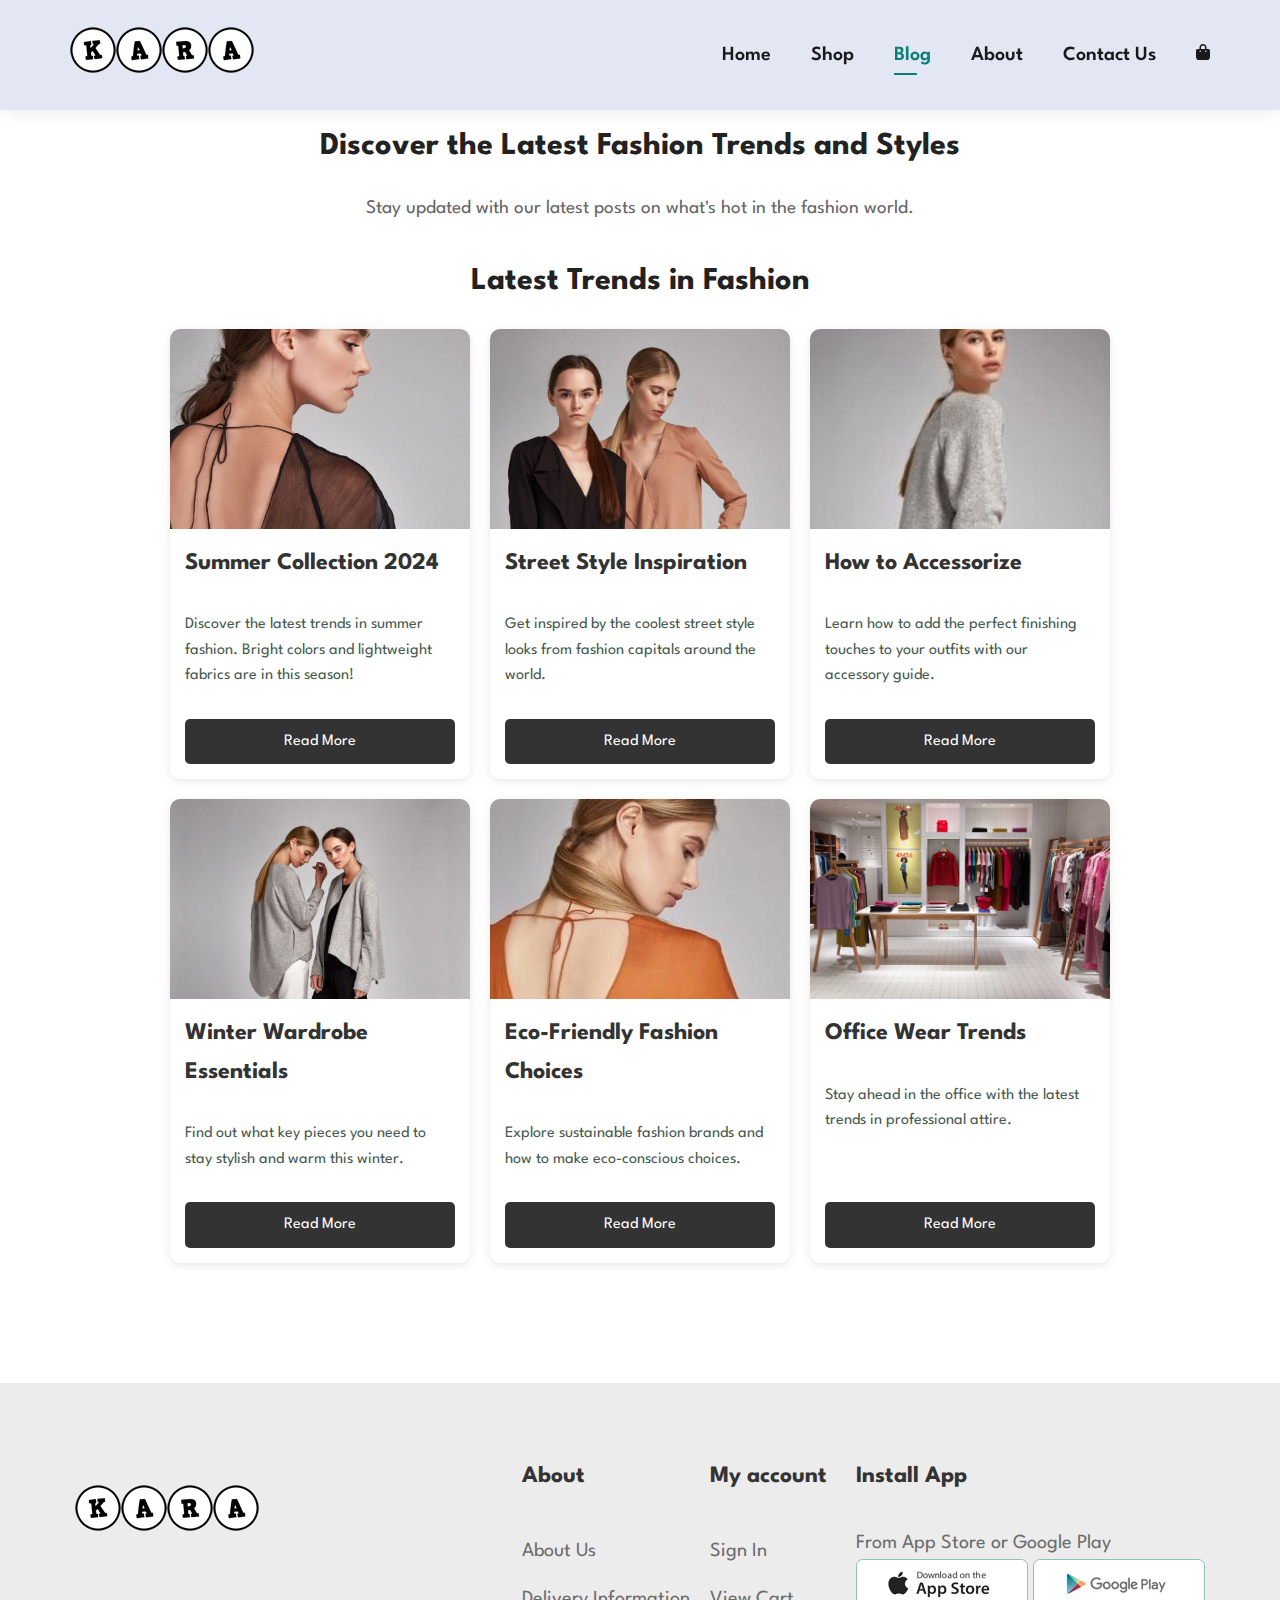
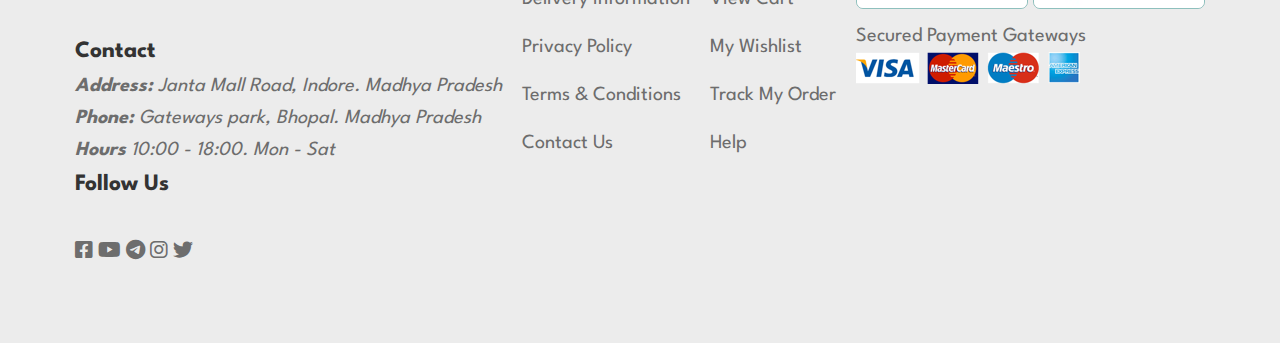
<file: blog.html>
<!DOCTYPE html>
<html lang="en">

<head>
    <meta charset="UTF-8">
    <meta name="viewport" content="width=device-width, initial-scale=1.0">
    <title>Fashion Blog - Kara</title>
    <link rel="stylesheet" href="style.css">
    <link rel="stylesheet" href="https://cdnjs.cloudflare.com/ajax/libs/font-awesome/6.0.0-beta3/css/all.min.css">
    <link rel="stylesheet" href="styleb.css">
    <script defer src="script.js"></script>
</head>

<body>

    <!--header section-->
    <header>
        <div id="header">
            <div class="header-logo">
                <a href="index.html"><img src="images/logo1.png" alt="" /></a>
            </div>
            <div class="header-toggle">
                <i class="fa fa-bars"></i> <!-- FontAwesome icon for the toggle button -->
            </div>
            <div class="header-list">
                <nav class="header-list-nav">
                    <ul>
                        <li><a href="index.html">Home</a></li>
                        <li><a href="shop.html">Shop</a></li>
                        <li><a class="active" href="blog.html">Blog</a></li>
                        <li><a href="about.html">About</a></li>
                        <li><a href="contact.html">Contact Us</a></li>
                    </ul>
                </nav>
                <div class="header-list-icon">
                    <a href="https://www.myntra.com/"><i class="fa fa-bag-shopping"></i></a>
                </div>
            </div>
        </div>
    </header>
    <main class="blog">
        <div class="container">
            <h2 class="blog-heading">Discover the Latest Fashion Trends and Styles</h2>
            <p class="blog-subheading">Stay updated with our latest posts on what's hot in the fashion world.</p>
            <h2>Latest Trends in Fashion</h2>
            <div class="blog-grid">
                <!-- Blog Post 1 -->
                <article class="blog-post">
                    <img src="images/blog/b1.jpg" alt="Fashion Post 1">
                    <h3>Summer Collection 2024</h3>
                    <p>Discover the latest trends in summer fashion. Bright colors and lightweight fabrics are in this
                        season!</p>
                    <a href="#" class="read-more">Read More</a>
                </article>
                <!-- Blog Post 2 -->
                <article class="blog-post">
                    <img src="images/blog/b2.jpg" alt="Fashion Post 2">
                    <h3>Street Style Inspiration</h3>
                    <p>Get inspired by the coolest street style looks from fashion capitals around the world.</p>
                    <a href="#" class="read-more">Read More</a>
                </article>
                <!-- Blog Post 3 -->
                <article class="blog-post">
                    <img src="images/blog/b5.jpg" alt="Fashion Post 3">
                    <h3>How to Accessorize</h3>
                    <p>Learn how to add the perfect finishing touches to your outfits with our accessory guide.</p>
                    <a href="#" class="read-more">Read More</a>
                </article>
                <!-- Blog Post 4 -->
                <article class="blog-post">
                    <img src="images/blog/b4.jpg" alt="Fashion Post 4">
                    <h3>Winter Wardrobe Essentials</h3>
                    <p>Find out what key pieces you need to stay stylish and warm this winter.</p>
                    <a href="#" class="read-more">Read More</a>
                </article>
                <!-- Blog Post 5 -->
                <article class="blog-post">
                    <img src="images/blog/b7.jpg" alt="Fashion Post 5">
                    <h3>Eco-Friendly Fashion Choices</h3>
                    <p>Explore sustainable fashion brands and how to make eco-conscious choices.</p>
                    <a href="#" class="read-more">Read More</a>
                </article>
                <!-- Blog Post 6 -->
                <article class="blog-post">
                    <img src="images/blog/b3.jpg" alt="Fashion Post 6">
                    <h3>Office Wear Trends</h3>
                    <p>Stay ahead in the office with the latest trends in professional attire.</p>
                    <a href="#" class="read-more">Read More</a>
                </article>
            </div>
        </div>
    </main>


    <!-- Footer Section -->
    <footer>
        <div id="footer">
            <div class="contact">
                <a href="indext.html"><img src="images/logo1.png" alt="" /></a>
                <br> <br>
                <br>
                <h3>Contact</h3>
                <address>
                    <p><b>Address:</b> Janta Mall Road, Indore. Madhya Pradesh</p>
                    <p><b>Phone:</b> Gateways park, Bhopal. Madhya Pradesh</p>
                    <p><b>Hours</b> 10:00 - 18:00. Mon - Sat</p>
                </address>
                <h3>Follow Us</h3>
                <br>
                <div class="socials">
                    <a href="#"><i class="fa-brands fa-facebook-square"></i></a>
                    <a href="#"><i class="fa-brands fa-youtube"></i></a>
                    <a href="#"><i class="fa-brands fa-telegram"></i></a>
                    <a href="#"><i class="fa-brands fa-instagram"></i></a>
                    <a href="#"><i class="fa-brands fa-twitter"></i></a>
                </div>
            </div>
            <div class="about">
                <h3>About</h3>
                <br>
                <a href="#">About Us</a>
                <a href="#">Delivery Information</a>
                <a href="#">Privacy Policy</a>
                <a href="#">Terms & Conditions</a>
                <a href="#">Contact Us</a>
            </div>
            <div class="myaccount ">
                <h3>My account</h3>
                <br>
                <a href="#">Sign In</a>
                <a href="#">View Cart</a>
                <a href="#">My Wishlist</a>
                <a href="#">Track My Order</a>
                <a href="#">Help</a>
            </div>
            <div class="install">
                <h3>Install App</h3>
                <br>
                <p>From App Store or Google Play</p>
                <div class="download">
                    <a href="#"><img src="images/pay/app.jpg" alt=""></a>
                    <a href="#"><img src="images/pay/play.jpg" alt=""></a>
                </div>
                <p>Secured Payment Gateways</p>
                <img src="images/pay/pay.png" alt="">
            </div>

        </div>
    </footer>
    <script>

        // Select the toggle button and the navigation menu
        const toggleButton = document.querySelector('.header-toggle');
        const navMenu = document.querySelector('.header-list-nav ul');

        // Add click event listener to the toggle button
        toggleButton.addEventListener('click', function () {
            // Toggle the 'show' class on the navigation menu
            navMenu.classList.toggle('show');
        });
    </script>


</body>

</html>
</file>
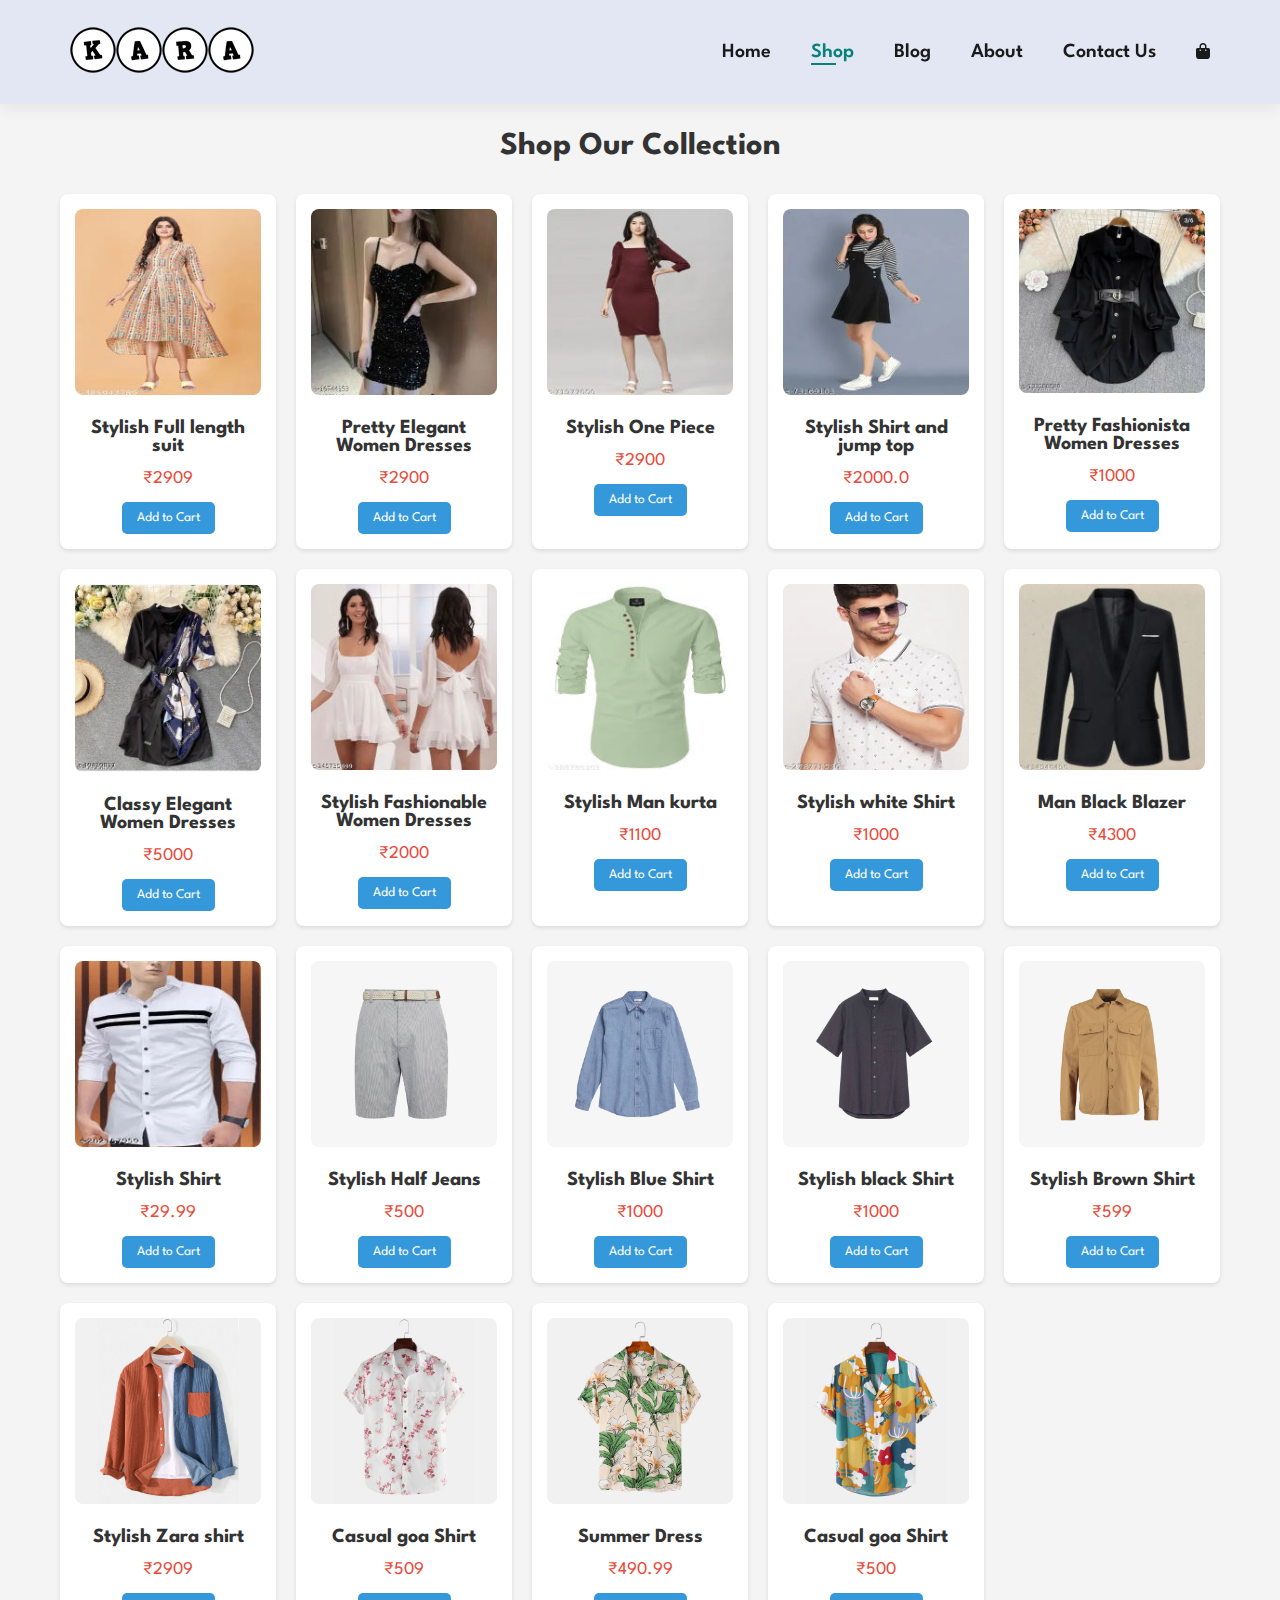
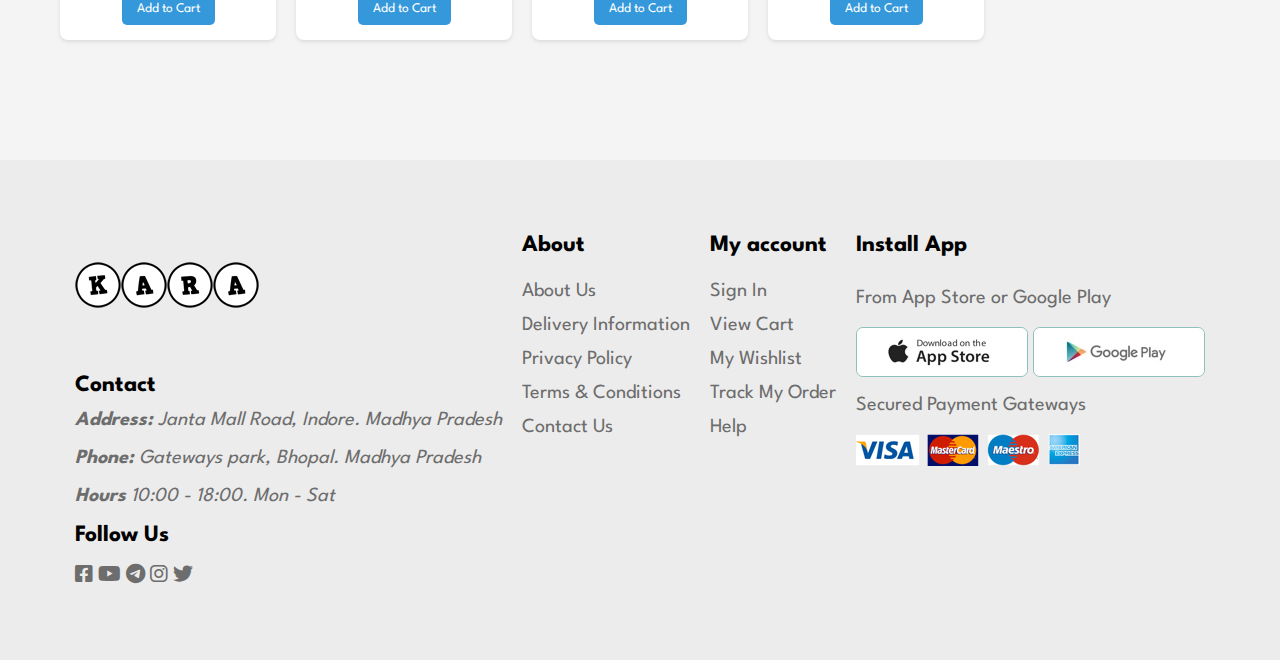
<file: shop.html>
<!DOCTYPE html>
<html lang="en">

<head>
    <meta charset="UTF-8">
    <meta name="viewport" content="width=device-width, initial-scale=1.0">
    <title>Clothing Shop - Kara</title>
    <link rel="stylesheet" href="style.css">
    <link rel="stylesheet" href="styleshop.css">
    <link rel="stylesheet" href="https://cdnjs.cloudflare.com/ajax/libs/font-awesome/6.0.0-beta3/css/all.min.css">
</head>

<body>
    <!-- Header -->
    <header>
        <div id="header">
            <div class="header-logo">
                <a href="index.html"><img src="images/logo1.png" alt="" /></a>
            </div>
            <div class="header-toggle">
                <i class="fa fa-bars"></i> <!-- FontAwesome icon for the toggle button -->
            </div>
            <div class="header-list">
                <nav class="header-list-nav">
                    <ul>
                        <li><a href="index.html">Home</a></li>
                        <li><a class="active" href="shop.html">Shop</a></li>
                        <li><a href="blog.html">Blog</a></li>
                        <li><a href="about.html">About</a></li>
                        <li><a href="contact.html">Contact Us</a></li>
                    </ul>
                </nav>
                <div class="header-list-icon">
                    <a href="https://www.myntra.com/"><i class="fa fa-bag-shopping"></i></a>
                </div>
            </div>
        </div>
    </header>

    <!-- Main Content -->
    <main class="main">
        <div class="container">
            <h2>Shop Our Collection</h2>
            <div class="product-grid">
                <!-- Example Product Card -->
                <div class="product-card">
                    <img src="images/products/f11.jpg" alt="Product Image">
                    <h3 class="product-name">Stylish Full length suit</h3>
                    <p class="product-price">₹2909</p>
                    <button class="add-to-cart">Add to Cart</button>
                </div>
                <div class="product-card">
                    <img src="images/products/f12.jpg" alt="Product Image">
                    <h3 class="product-name">Pretty Elegant Women Dresses</h3>
                    <p class="product-price">₹2900</p>
                    <button class="add-to-cart">Add to Cart</button>
                </div>
                <div class="product-card">
                    <img src="images/products/f13.jpg" alt="Product Image">
                    <h3 class="product-name">Stylish One Piece</h3>
                    <p class="product-price">₹2900</p>
                    <button class="add-to-cart">Add to Cart</button>
                </div>
                <div class="product-card">
                    <img src="images/products/f14.jpg" alt="Product Image">
                    <h3 class="product-name">Stylish Shirt and jump top</h3>
                    <p class="product-price">₹2000.0</p>
                    <button class="add-to-cart">Add to Cart</button>
                </div>
                <div class="product-card">
                    <img src="images/products/f15.jpg" alt="Product Image">
                    <h3 class="product-name">Pretty Fashionista Women Dresses</h3>
                    <p class="product-price">₹1000</p>
                    <button class="add-to-cart">Add to Cart</button>
                </div>
                <div class="product-card">
                    <img src="images/products/f16.jpg" alt="Product Image">
                    <h3 class="product-name">Classy Elegant Women Dresses</h3>
                    <p class="product-price">₹5000</p>
                    <button class="add-to-cart">Add to Cart</button>
                </div>
                <div class="product-card">
                    <img src="images/products/f17.jpg" alt="Product Image">
                    <h3 class="product-name">Stylish Fashionable Women Dresses</h3>
                    <p class="product-price">₹2000</p>
                    <button class="add-to-cart">Add to Cart</button>
                </div>
                <div class="product-card">
                    <img src="images/products/f18.jpg" alt="Product Image">
                    <h3 class="product-name">Stylish Man kurta</h3>
                    <p class="product-price">₹1100</p>
                    <button class="add-to-cart">Add to Cart</button>
                </div>
                <div class="product-card">
                    <img src="images/products/f19.jpg" alt="Product Image">
                    <h3 class="product-name">Stylish white Shirt</h3>
                    <p class="product-price">₹1000</p>
                    <button class="add-to-cart">Add to Cart</button>
                </div>
                <div class="product-card">
                    <img src="images/products/f20.jpg" alt="Product Image">
                    <h3 class="product-name">Man Black Blazer</h3>
                    <p class="product-price">₹4300</p>
                    <button class="add-to-cart">Add to Cart</button>
                </div>
                <div class="product-card">
                    <img src="images/products/f21.jpg" alt="Product Image">
                    <h3 class="product-name">Stylish Shirt</h3>
                    <p class="product-price">₹29.99</p>
                    <button class="add-to-cart">Add to Cart</button>
                </div>
                <div class="product-card">
                    <img src="images/products/n6.jpg" alt="Product Image">
                    <h3 class="product-name">Stylish Half Jeans</h3>
                    <p class="product-price">₹500</p>
                    <button class="add-to-cart">Add to Cart</button>
                </div>
                <div class="product-card">
                    <img src="images/products/n5.jpg" alt="Product Image">
                    <h3 class="product-name">Stylish Blue Shirt</h3>
                    <p class="product-price">₹1000</p>
                    <button class="add-to-cart">Add to Cart</button>
                </div>
                <div class="product-card">
                    <img src="images/products/n8.jpg" alt="Product Image">
                    <h3 class="product-name">Stylish black Shirt</h3>
                    <p class="product-price">₹1000</p>
                    <button class="add-to-cart">Add to Cart</button>
                </div>
                <div class="product-card">
                    <img src="images/products/n7.jpg" alt="Product Image">
                    <h3 class="product-name">Stylish Brown Shirt</h3>
                    <p class="product-price">₹599</p>
                    <button class="add-to-cart">Add to Cart</button>
                </div>
                <div class="product-card">
                    <img src="images/products/f6.jpg" alt="Product Image">
                    <h3 class="product-name">Stylish Zara shirt</h3>
                    <p class="product-price">₹2909</p>
                    <button class="add-to-cart">Add to Cart</button>
                </div>
                <div class="product-card">
                    <img src="images/products/f4.jpg" alt="Product Image">
                    <h3 class="product-name">Casual goa Shirt</h3>
                    <p class="product-price">₹509</p>
                    <button class="add-to-cart">Add to Cart</button>
                </div>
                <div class="product-card">
                    <img src="images/products/f2.jpg" alt="Product Image">
                    <h3 class="product-name">Summer Dress</h3>
                    <p class="product-price">₹490.99</p>
                    <button class="add-to-cart">Add to Cart</button>
                </div>
                <div class="product-card">
                    <img src="images/products/f1.jpg" alt="Product Image">
                    <h3 class="product-name">Casual goa Shirt</h3>
                    <p class="product-price">₹500</p>
                    <button class="add-to-cart">Add to Cart</button>
                </div>
                <!-- Add more product cards as needed -->
            </div>
        </div>
    </main>

    <!-- Footer -->
    <footer>
        <div id="footer">
            <div class="contact">
                <a href="indext.html"><img src="images/logo1.png" alt="" /></a>
                <br> <br>
                <br>
                <h3>Contact</h3>
                <address>
                    <p><b>Address:</b> Janta Mall Road, Indore. Madhya Pradesh</p>
                    <p><b>Phone:</b> Gateways park, Bhopal. Madhya Pradesh</p>
                    <p><b>Hours</b> 10:00 - 18:00. Mon - Sat</p>
                </address>
                <h3>Follow Us</h3>
                <br>
                <div class="socials">
                    <a href="#"><i class="fa-brands fa-facebook-square"></i></a>
                    <a href="#"><i class="fa-brands fa-youtube"></i></a>
                    <a href="#"><i class="fa-brands fa-telegram"></i></a>
                    <a href="#"><i class="fa-brands fa-instagram"></i></a>
                    <a href="#"><i class="fa-brands fa-twitter"></i></a>
                </div>
            </div>
            <div class="about">
                <h3>About</h3>
                <br>
                <a href="#">About Us</a>
                <a href="#">Delivery Information</a>
                <a href="#">Privacy Policy</a>
                <a href="#">Terms & Conditions</a>
                <a href="#">Contact Us</a>
            </div>
            <div class="myaccount ">
                <h3>My account</h3>
                <br>
                <a href="#">Sign In</a>
                <a href="#">View Cart</a>
                <a href="#">My Wishlist</a>
                <a href="#">Track My Order</a>
                <a href="#">Help</a>
            </div>
            <div class="install">
                <h3>Install App</h3>
                <br>
                <p>From App Store or Google Play</p>
                <div class="download">
                    <a href="#"><img src="images/pay/app.jpg" alt=""></a>
                    <a href="#"><img src="images/pay/play.jpg" alt=""></a>
                </div>
                <p>Secured Payment Gateways</p>
                <img src="images/pay/pay.png" alt="">
            </div>

        </div>
    </footer>
    <script>
        // Select the toggle button and the navigation menu
        const toggleButton = document.querySelector('.header-toggle');
        const navMenu = document.querySelector('.header-list-nav ul');

        // Add click event listener to the toggle button
        toggleButton.addEventListener('click', function () {
            // Toggle the 'show' class on the navigation menu
            navMenu.classList.toggle('show');
        });
    </script>

    <!-- JavaScript -->
    <script src="script.js"></script>

</body>

</html>
</file>
<file: style.css>
@import url("https://fonts.googleapis.com/css2?family=League+Spartan:wght@100;200;300;400;500;600;700;800;900&display=swap");

/* global styles */

* {
  margin: 0;
  padding: 0;
  box-sizing: border-box;
  font-family: "League Spartan", sans-serif;
}

h1 {
  font-size: 60px;
  line-height: 64px;
  color: #222;
}
h2 {
  font-size: 46px;
  line-height: 54px;
  color: #222;
}
h4 {
  font-size: 20px;
  color: #222;
}
h6 {
  font-weight: 700;
  font-size: 18px;
}
p {
  font-size: 20px;
  color: #465b52;
  margin: 15px 0 20px 0;
}
.section-p1 {
  padding: 40px 0;
}
.section-m1 {
  margin: 40px 0;
}

button.normal {
  font-size: 20px;
  font-weight: 600px;
  padding: 15px 30px;
  color: #000;
  background-color: #fff;
  border-radius: 4px;
  cursor: pointer;
  border: none;
  outline: none;
  transition: 0.2s;
}
button.normal:hover {
  background-color: #58647c;
  color: #0000;
}
body {
  width: 100%;
}

/* header styles */

#header {
  display: flex;
  align-items: center;
  justify-content: space-between;
  background-color: #e3e6f3;
  padding: 0px 70px;
  box-shadow: 0 5px 15px rgba(0, 0, 0, 0.06);
  z-index: 999;
  position: fixed;
  top: 0;
  left: 0;
  right: 0;
}

.header-list {
  display: flex;
  align-items: center;
  justify-content: center;
}
.header-list-nav ul {
  display: flex;
}
.header-list-nav ul li {
  list-style-type: none;
  padding: 0 20px;
  position: relative;
}
.header-list-nav ul a {
  text-decoration: none;
  font-size: 20px;
  font-weight: 600;
  color: #1a1a1a;
  transition: 0.3s ease;
}
.header-list-nav ul a:hover,
.header-list-nav ul a.active {
  color: #088178;
  content: "";
}
.header-list-icon a {
  color: #1a1a1a;
  padding-left: 20px;
  transition: 0.3s ease;
}
.header-list-icon a:hover,
.header-list-nav ul a.active {
  color: #088178;
}
.header-list-nav ul li a:hover::after,
.header-list-nav ul li a.active::after {
  content: "";
  width: 30%;
  height: 2px;
  background: #088178;
  position: absolute;
  bottom: -4px;
  left: 20px;
}

/* home main styles */

/* hero section styles */

#hero {
  background-image: url(images/hero4.png);
  width: 100%;
  height: 100vh;
  background-size: cover;
  display: flex;
  flex-direction: column;
  align-items: flex-start;
  justify-content: center;
  padding: 0 80px;
}

#hero h4 {
  padding-bottom: 15px;
  font-size: 40px;
}
#hero h2 {
  font-size: 70px;
}
#hero h1 {
  color: #088178;
  font-size: 70px;
}
#hero button {
  background-color: transparent;
  background-image: url(images/button.png);
  background-repeat: no-repeat;
  background-size: cover;
  width: 260px;
  height: 60px;
  border: 0;
  cursor: pointer;
  font-size: 20px;
  font-weight: 700;
  color: #088178;
  padding: 14px 65px 14px 65px;
}

/* feature section styles */

#features {
  display: flex;
  align-items: center;
  justify-content: space-around;
}
#features .f-box {
  width: 200px;
  text-align: center;
  padding: 25px 15px;
  box-shadow: 20px 20px 34px rgba(0, 0, 0, 0.03);
  border: 1px solid #cce7d0;
  border-radius: 4px;
  margin: 15px 0;
  transition: box-shadow 0.3s;
}
#features .f-box:hover {
  box-shadow: 10px 10px 54px rgba(0, 0, 0, 0.1);
}
#features .f-box img {
  width: 100%;
  margin-bottom: 10px;
}
#features .f-box h6 {
  display: inline-block;
  padding: 9px 8px 6px 8px;
  line-height: 1;
  font-size: 20px;
  border-radius: 4px;
  color: #088178;
  background-color: #fddde4;
}
#features .f-box:nth-child(2) h6 {
  background-color: #cdebbc;
}
#features .f-box:nth-child(3) h6 {
  background-color: #d1e8f2;
}
#features .f-box:nth-child(4) h6 {
  background-color: #cdd4f8;
}
#features .f-box:nth-child(5) h6 {
  background-color: #f6dbf6;
}
#features .f-box:nth-child(6) h6 {
  background-color: #fff2e5;
}

/* feature section styles */

.product-section .pro-collection {
  display: flex;
  flex-wrap: wrap;
  justify-content: space-around;
  margin: 0 60px;
}
.product-section h1,
.product-section p {
  text-align: center;
}
.product-section .product-cart {
  width: 300px;
  border: 1px solid #ebebeb;
  padding: 13px;
  margin-bottom: 30px;
  border-radius: 25px;
  position: relative;
  box-shadow: 20px 20px 30px rgba(0, 0, 0, 0.02);
  transition: box-shadow 0.2s;
}
.product-section .product-cart:hover {
  box-shadow: 20px 20px 30px rgba(0, 0, 0, 0.06);
}
.product-section .product-cart img {
  width: 100%;
  border-radius: 25px;
}
.product-section .product-cart span {
  color: #969696;
  font-weight: 500;
  line-height: 30px;
}
.product-section .product-cart h4 {
  font-size: 18px;
  color: rgb(41, 41, 41);
}
.product-section .product-cart .stars {
  color: #e6ae2c;
  padding: 6px 0;
}
.product-section .product-cart .price {
  color: #088178;
  padding: 4px 0;
}
.product-section .product-cart .buy-icon {
  color: #088178;
  background-color: #c7e9e75e;
  padding: 15px;
  border-radius: 50px;
  position: absolute;
  right: 10px;
  bottom: 10px;
}

/* off banner section styles */

#off-banner {
  background-image: url(images/banner/b2.jpg);
  background-size: cover;
  width: 100%;
  height: 40vh;
  display: flex;
  align-items: center;
  justify-content: center;
  flex-direction: column;
}
#off-banner h4 {
  color: #eaebf0;
}
#off-banner h2 {
  color: #eaebf0;
  padding: 20px 0;
}

/* new arrival section styles 
  this section gets the same styles 
  in featured products section
*/

/* banners section styles */

#banners {
  margin: 0 60px;
}
#banners h2,
h4,
span {
  color: rgb(248, 248, 248);
}
#banners .big-banners {
  display: flex;
  align-items: center;
  justify-content: center;
}
#banners .big-banners div {
  min-width: 650px;
  margin: 15px;
  height: 300px;
  display: flex;
  flex-direction: column;
  align-items: flex-start;
  justify-content: center;
  padding: 25px;
  background-size: cover;
  backdrop-filter: blur(8%);
}
#banners .big-banners button {
  margin-top: 20px;
  padding: 12px 20px;
  font-size: 16px;
  font-weight: 500;
  background-color: transparent;
  color: rgb(248, 248, 248);
  border: 1px solid rgb(248, 248, 248);
  cursor: pointer;
  transition: 0.3s ease;
}
#banners .big-banners div:hover button {
  background-color: #088178;
  border: 1px solid #088178;
}
#banners .big-banners-1 {
  background-image: url(images/banner/b17.jpg);
}
#banners .big-banners-2 {
  background-image: url(images/banner/b10.jpg);
}
#banners .small-banners-1 {
  background-image: url(images/banner/b7.jpg);
}
#banners .small-banners-2 {
  background-image: url(images/banner/b4.jpg);
}
#banners .small-banners-3 {
  background-image: url(images/banner/b18.jpg);
}
#banners .small-banners {
  display: flex;
  align-items: center;
  justify-content: center;
}
#banners .small-banners div {
  min-width: 425px;
  height: 200px;
  margin: 15px;
  display: flex;
  flex-direction: column;
  align-items: flex-start;
  justify-content: center;
  padding: 25px;
  background-size: cover;
}
#banners .small-banners h2 {
  font-size: 25px;
}
#banners .small-banners h5 {
  color: #771818;
}

/* newsletter section styles */

#newsletter {
  background-image: url(images/banner/b14.png);
  background-repeat: no-repeat;
  background-position: 180px;
  background-color: #041e42;
  height: 160px;
  display: flex;
  align-items: center;
  justify-content: space-between;
  padding: 0 75px;
}
#newsletter .newsletter-text h3 {
  color: white;
  font-size: 30px;
  padding: 0 0 15px 0;
}
#newsletter .newsletter-text h5 {
  color: rgb(151, 151, 151);
  font-size: 17px;
}
#newsletter .newsletter-text h5 span {
  color: rgb(216, 182, 29);
}
#newsletter .form input {
  padding: 20px;
  width: 350px;
  height: 56px;
  background-color: #d1d0d0;
  border-radius: 6px 0 0 6px;
  font-size: 20px;

  border: none;
  outline: none;
  margin-right: -4px;
  margin-top: 1px;
}
#newsletter .form button {
  margin-left: 0;
  padding: 20px;
  border: none;
  width: 120px;
  background-color: #088178;
  color: white;
  font-size: 17px;
  border-radius: 0 6px 6px 0;
  cursor: pointer;
}

/* footer section styles */

#footer {
  display: flex;
  align-items: flex-start;
  justify-content: space-between;
  padding: 75px;
  background-color: #ececec;
  font-size: 20px;
}
#footer p,
#footer a {
  color: rgb(109, 109, 109);
  text-decoration: none;
}
#footer a:hover {
  color: #088178;
}
#footer .about a {
  display: block;
  padding: 8px 0;
}
#footer .myaccount a {
  display: block;
  padding: 8px 0;
}
#footer .download img {
  border: 1px solid #08817969;
  border-radius: 7px;
}
/* Footer responsiveness for medium and smaller screens */
@media (max-width: 1024px) {
  #footer {
    flex-direction: column; /* Stack sections vertically */
    align-items: center; /* Center sections */
    padding: 40px 20px; /* Adjust padding */
    text-align: center; /* Center text */
  }

  #footer div {
    margin-bottom: 30px; /* Space between sections */
  }

  #footer .socials a {
    font-size: 24px; /* Larger icons for better visibility */
    margin: 0 10px; /* Spacing between icons */
  }

  #footer .about,
  #footer .myaccount,
  #footer .install {
    width: 100%; /* Full width for sections */
  }
}

@media (max-width: 768px) {
  #footer {
    padding: 30px 15px; /* Further reduce padding */
  }

  #footer .about a,
  #footer .myaccount a,
  #footer .install p {
    font-size: 16px; /* Reduce font size for smaller screens */
  }

  #footer .download img {
    width: 120px; /* Reduce download button size */
  }
}

@media (max-width: 480px) {
  #footer {
    padding: 20px 10px; /* Minimum padding for very small screens */
  }

  #footer .socials a {
    font-size: 20px; /* Slightly smaller icons */
  }
}
/* Header responsiveness for medium and smaller screens */
@media (max-width: 1024px) {
  #header {
    padding: 10px 20px; /* Reduce padding for smaller screens */
  }

  .header-list-nav ul {
    display: none; /* Hide the navigation menu by default */
    flex-direction: column; /* Stack menu items vertically */
    position: absolute; /* Position it over the header */
    top: 70px; /* Below the header */
    right: 20px; /* Right-aligned */
    background-color: #e3e6f3; /* Background color for visibility */
    box-shadow: 0 5px 15px rgba(0, 0, 0, 0.06); /* Add shadow */
    border-radius: 5px; /* Rounded corners */
    width: 200px; /* Set a width for the dropdown */
  }

  .header-list-nav ul li {
    padding: 10px; /* Add padding for touch devices */
  }

  .header-list-icon {
    display: flex;
    align-items: center;
    justify-content: space-between;
    width: 100%;
  }

  .header-list-icon a {
    padding-left: 0;
    padding-right: 20px; /* Adjust padding for icon spacing */
  }
}

@media (max-width: 768px) {
  #header {
    flex-direction: column; /* Stack logo and nav vertically */
    align-items: flex-start; /* Align items to the left */
    padding: 10px 20px; /* Adjust padding */
  }

  .header-logo img {
    width: 150px; /* Reduce logo size */
  }

  .header-list {
    flex-direction: column; /* Stack the nav and icons vertically */
    align-items: flex-start; /* Align to the left */
  }

  .header-list-nav {
    width: 100%; /* Full width for nav */
  }

  .header-list-nav ul {
    width: 100%; /* Full width for nav list */
  }

  .header-list-icon {
    width: 100%;
    justify-content: flex-end; /* Align icons to the right */
  }

  .header-list-icon a {
    padding: 0 10px; /* Adjust icon padding */
  }
}

@media (max-width: 480px) {
  .header-list-icon a {
    font-size: 18px; /* Smaller icon size for small screens */
  }
}

/* Toggle navigation menu for small screens */
#header .header-toggle {
  display: none;
  font-size: 24px;
  cursor: pointer;
  color: #1a1a1a;
}

@media (max-width: 1024px) {
  #header .header-toggle {
    display: block; /* Show toggle icon */
  }

  .header-list-nav ul.show {
    display: flex; /* Show the menu when toggle is active */
  }
}
</file>
<file: styleshop.css>
/* General Styles */
body {
  font-family: Arial, sans-serif;
  margin: 0;
  padding: 0;
  box-sizing: border-box;
}

/* Main Content Styles */
.main {
  padding: 120px 0;
  background-color: #f4f4f4;
}

.container {
  max-width: 1200px;
  margin: 0 auto;
  padding: 0 20px;
}

h2 {
  text-align: center;
  margin-bottom: 20px;
  font-size: 32px;
  color: #333;
}

.product-grid {
  display: grid;
  grid-template-columns: repeat(auto-fill, minmax(200px, 1fr));
  gap: 20px;
}

.product-card {
  background-color: #fff;
  padding: 15px;
  border-radius: 8px;
  box-shadow: 0 2px 4px rgba(0, 0, 0, 0.1);
  text-align: center;
  transition: transform 0.3s;
}

.product-card img {
  max-width: 100%;
  border-radius: 8px;
  margin-bottom: 10px;
}

.product-card h3 {
  font-size: 20px;
  margin: 10px 0;
  color: #333;
}

.product-card .product-price {
  font-size: 18px;
  color: #e74c3c;
  margin-bottom: 15px;
}

.product-card .add-to-cart {
  background-color: #3498db;
  color: #fff;
  border: none;
  padding: 10px 15px;
  border-radius: 5px;
  cursor: pointer;
  transition: background-color 0.3s;
}

.product-card .add-to-cart:hover {
  background-color: #2980b9;
}

.product-card:hover {
  transform: translateY(-5px);
}

@media (max-width: 768px) {
  .header .container {
    flex-direction: column;
    text-align: center;
  }

  .nav ul {
    flex-direction: column;
    gap: 10px;
  }

  h2 {
    font-size: 28px;
  }

  .product-grid {
    grid-template-columns: repeat(auto-fill, minmax(150px, 1fr));
  }

  .product-card {
    padding: 10px;
  }

  .product-card h3 {
    font-size: 18px;
  }

  .product-card .product-price {
    font-size: 16px;
  }

  .product-card .add-to-cart {
    padding: 8px 12px;
  }
}

@media (max-width: 480px) {
  .header .container {
    flex-direction: column;
    text-align: center;
  }

  .nav ul {
    flex-direction: column;
    gap: 10px;
  }

  .product-grid {
    grid-template-columns: 1fr;
  }

  h2 {
    font-size: 24px;
  }

  .product-card {
    padding: 10px;
  }

  .product-card h3 {
    font-size: 16px;
  }

  .product-card .product-price {
    font-size: 14px;
  }

  .product-card .add-to-cart {
    padding: 6px 10px;
  }
}
</file>
<file: styleb.css>
/* Reset some basic elements */
body,
h1,
h2,
h3,
p,
ul,
li,
a {
  margin: 0;
  padding: 0;
  list-style: none;
  text-decoration: none;
}

/* General Styles */
body {
  font-family: "Arial, sans-serif";
  line-height: 1.6;
  color: #333;
  background-color: #f4f4f4;
}

/* Container for layout */
.container {
  width: 90%;
  max-width: 1200px;
  margin: 0 auto;
}

.blog {
  padding: 120px 0;
  background-color: #fff;
}

.blog h2 {
  text-align: center;
  margin-bottom: 20px;
  font-size: 2rem;
}

.blog-grid {
  display: flex;
  gap: 20px;
  flex-wrap: wrap;
  justify-content: center;
}
.blog-subheading {
  text-align: center;
  font-size: 1.2rem;
  color: #666;
  margin-bottom: 30px;
}
.blog-post {
  background-color: #fff;
  box-shadow: 0 2px 8px rgba(0, 0, 0, 0.1);
  border-radius: 10px;
  overflow: hidden;
  max-width: 300px;
  width: 100%;
  transition: transform 0.3s;
  display: flex;
  flex-direction: column;
}

.blog-post img {
  width: 100%;
  height: 200px; /* Fixed height for uniformity */
  object-fit: cover; /* Ensures the image covers the area without distortion */
}

.blog-post h3 {
  font-size: 1.5rem;
  margin: 15px;
}

.blog-post p {
  margin: 15px;
  font-size: 1rem;
  flex-grow: 1; /* Allow text to grow and take available space */
}

.read-more {
  display: block;
  margin: 15px;
  padding: 10px;
  background-color: #333;
  color: #fff;
  text-align: center;
  border-radius: 5px;
  transition: background-color 0.3s;
}

.read-more:hover {
  background-color: #555;
}

.blog-post:hover {
  transform: translateY(-5px);
}

/* Responsive Design */
@media (max-width: 768px) {
  .nav {
    float: none;
  }

  .nav-list {
    flex-direction: column;
    align-items: center;
  }

  .blog-grid {
    flex-direction: column;
    align-items: center;
  }
}
</file>
